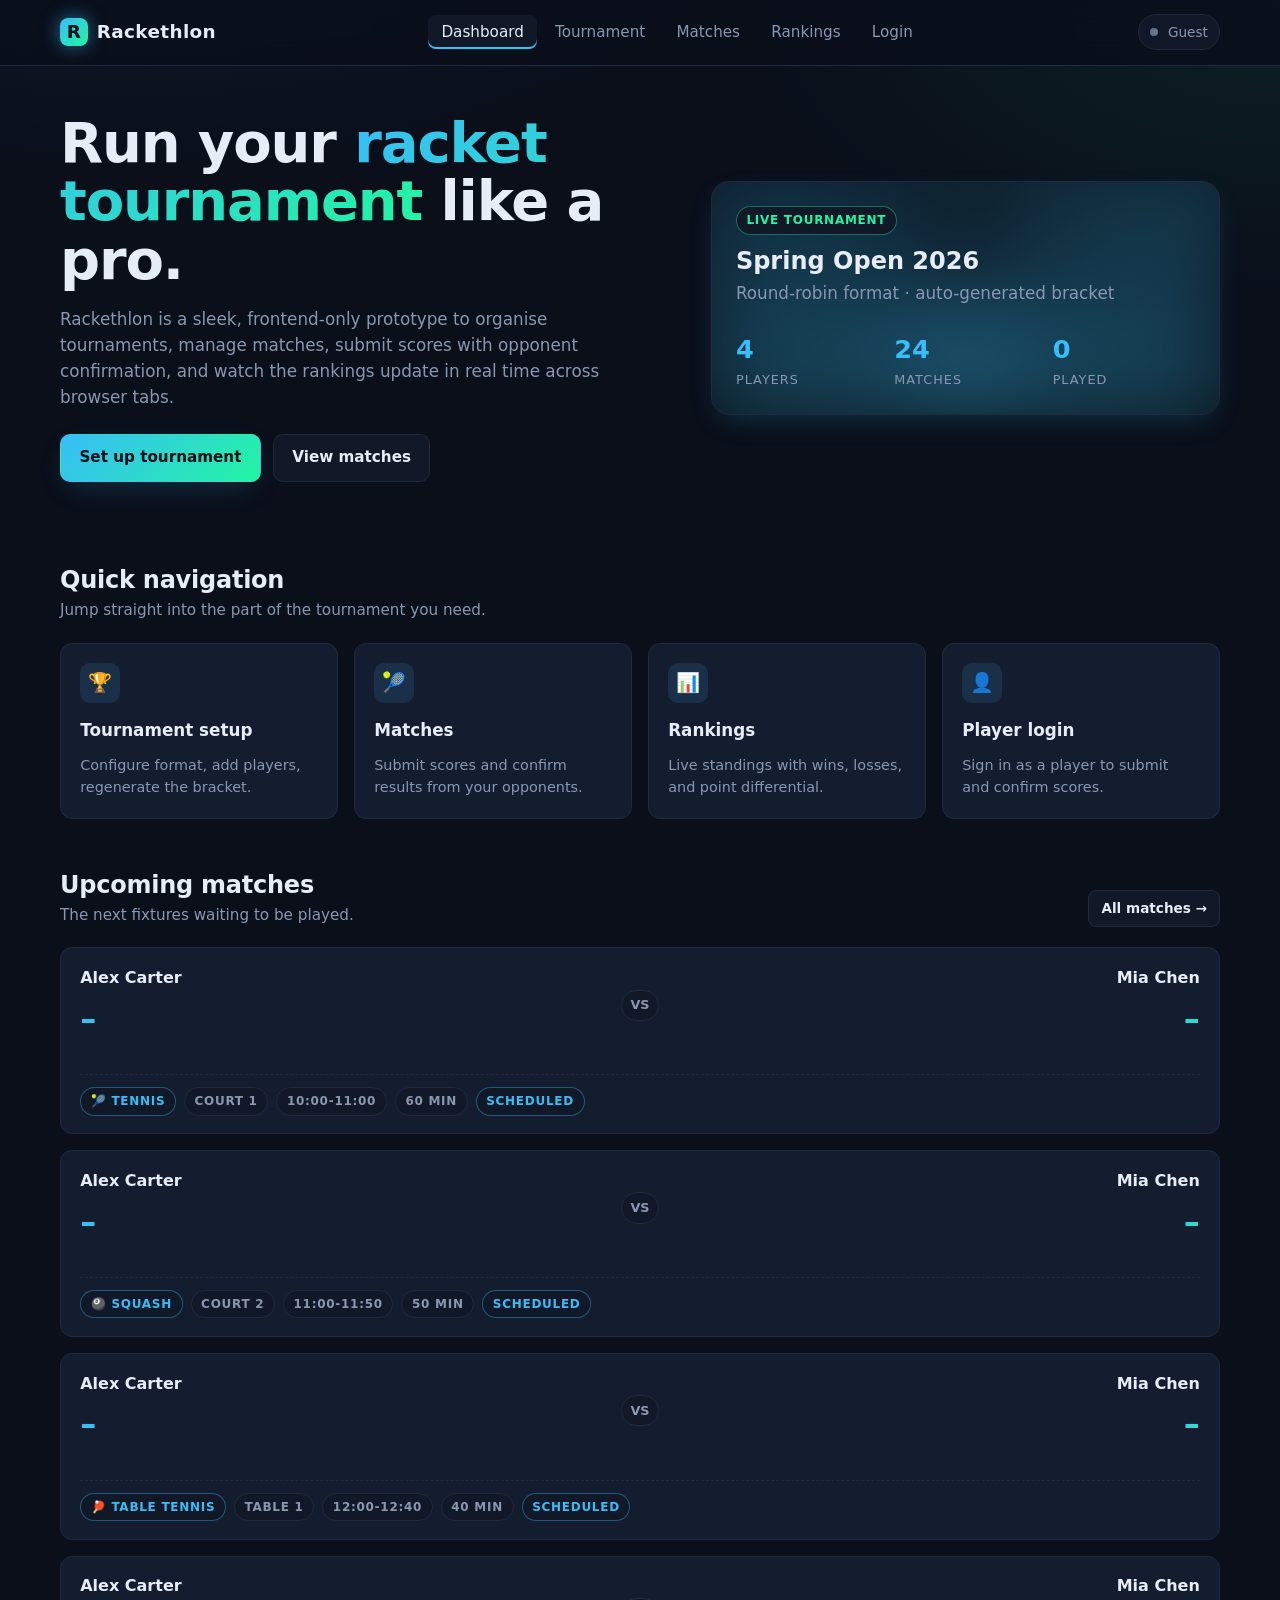
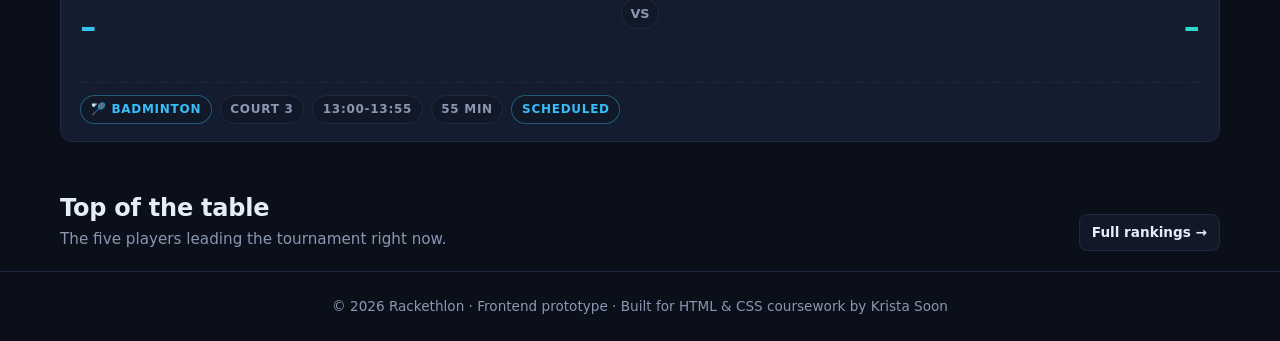
<file: index.html>
<!DOCTYPE html>
<html lang="en">
<head>
  <meta charset="UTF-8" />
  <meta name="viewport" content="width=device-width, initial-scale=1" />
  <title>Rackethlon — Tournament Manager</title>
  <meta name="description" content="Rackethlon: a modern frontend prototype for managing racket sports tournaments, matches and rankings." />
  <link rel="stylesheet" href="styles.css" />
</head>
<body data-page="index">
  <header class="navbar">
    <div class="nav-inner">
      <a class="brand" href="index.html">
        <span class="brand-mark">R</span> Rackethlon
      </a>
      <nav>
        <ul class="nav-links">
          <li><a href="index.html">Dashboard</a></li>
          <li><a href="tournament.html">Tournament</a></li>
          <li><a href="matches.html">Matches</a></li>
          <li><a href="rankings.html">Rankings</a></li>
          <li><a href="login.html">Login</a></li>
        </ul>
      </nav>
      <div class="nav-end">
        <span class="nav-user"></span>
        <button class="nav-toggle" aria-label="Toggle navigation">☰</button>
      </div>
    </div>
  </header>

  <main class="container">
    <section class="hero">
      <div>
        <h1>Run your <span class="accent">racket tournament</span> like a pro.</h1>
        <p>Rackethlon is a sleek, frontend-only prototype to organise tournaments, manage matches, submit scores with opponent confirmation, and watch the rankings update in real time across browser tabs.</p>
        <div class="hero-actions">
          <a class="btn btn-primary" href="tournament.html">Set up tournament</a>
          <a class="btn" href="matches.html">View matches</a>
        </div>
      </div>
      <aside class="hero-card">
        <div class="badge confirmed">Live tournament</div>
        <h2 id="tournament-name" class="hero-title">Spring Open 2026</h2>
        <p class="hero-desc">Round-robin format · auto-generated bracket</p>
        <div class="hero-stats" id="stats"></div>
      </aside>
    </section>

    <section class="section">
      <div class="section-head">
        <div>
          <h2>Quick navigation</h2>
          <p>Jump straight into the part of the tournament you need.</p>
        </div>
      </div>
      <div class="card-grid">
        <a class="card nav-card" href="tournament.html">
          <div class="icon">🏆</div>
          <h3>Tournament setup</h3>
          <p>Configure format, add players, regenerate the bracket.</p>
        </a>
        <a class="card nav-card" href="matches.html">
          <div class="icon">🎾</div>
          <h3>Matches</h3>
          <p>Submit scores and confirm results from your opponents.</p>
        </a>
        <a class="card nav-card" href="rankings.html">
          <div class="icon">📊</div>
          <h3>Rankings</h3>
          <p>Live standings with wins, losses, and point differential.</p>
        </a>
        <a class="card nav-card" href="login.html">
          <div class="icon">👤</div>
          <h3>Player login</h3>
          <p>Sign in as a player to submit and confirm scores.</p>
        </a>
      </div>
    </section>

    <section class="section">
      <div class="section-head">
        <div>
          <h2>Upcoming matches</h2>
          <p>The next fixtures waiting to be played.</p>
        </div>
        <a class="btn btn-sm" href="matches.html">All matches →</a>
      </div>
      <div class="match-list" id="upcoming"></div>
    </section>

    <section class="section">
      <div class="section-head">
        <div>
          <h2>Top of the table</h2>
          <p>The five players leading the tournament right now.</p>
        </div>
        <a class="btn btn-sm" href="rankings.html">Full rankings →</a>
      </div>
      <div id="mini-ranking"></div>
    </section>
  </main>

  <footer class="footer">
    <div class="container">© 2026 Rackethlon · Frontend prototype · Built for HTML &amp; CSS coursework by Krista Soon</div>
  </footer>

  <script src="app.js"></script>
</body>
</html>
</file>
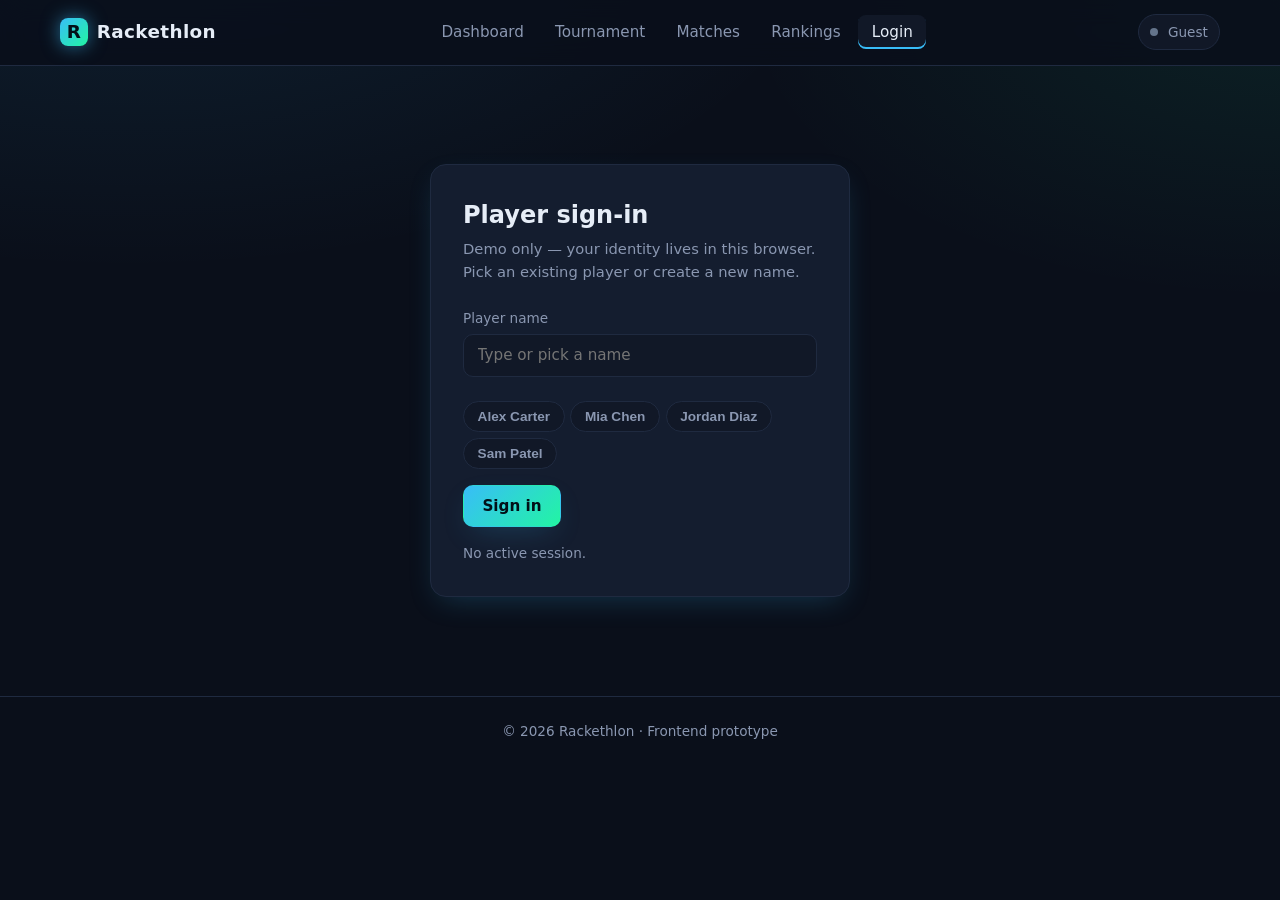
<file: login.html>
<!DOCTYPE html>
<html lang="en">
<head>
  <meta charset="UTF-8" />
  <meta name="viewport" content="width=device-width, initial-scale=1" />
  <title>Player login — Rackethlon</title>
  <meta name="description" content="Sign in as a player to submit match scores and confirm opponent results." />
  <link rel="stylesheet" href="styles.css" />
</head>
<body data-page="login">
  <header class="navbar">
    <div class="nav-inner">
      <a class="brand" href="index.html"><span class="brand-mark">R</span> Rackethlon</a>
      <nav>
        <ul class="nav-links">
          <li><a href="index.html">Dashboard</a></li>
          <li><a href="tournament.html">Tournament</a></li>
          <li><a href="matches.html">Matches</a></li>
          <li><a href="rankings.html">Rankings</a></li>
          <li><a href="login.html">Login</a></li>
        </ul>
      </nav>
      <div class="nav-end">
        <span class="nav-user"></span>
        <button class="nav-toggle" aria-label="Toggle navigation">☰</button>
      </div>
    </div>
  </header>

  <main class="container auth-wrap">
    <section class="auth-card">
      <h1>Player sign-in</h1>
      <p class="sub">Demo only — your identity lives in this browser. Pick an existing player or create a new name.</p>

      <form class="form" id="login-form" autocomplete="off">
        <div class="form-row">
          <label for="l-name">Player name</label>
          <input id="l-name" name="l-name" type="text" placeholder="Type or pick a name" required />
        </div>
        <div class="suggestions" id="suggestions"></div>
        <div class="form-actions">
          <button class="btn btn-primary" type="submit">Sign in</button>
          <button class="btn btn-danger" type="button" id="logout-btn">Sign out</button>
        </div>
        <p class="helper" id="current-player">No active session.</p>
      </form>
    </section>
  </main>

  <footer class="footer">
    <div class="container">© 2026 Rackethlon · Frontend prototype</div>
  </footer>

  <script src="app.js"></script>
</body>
</html>
</file>
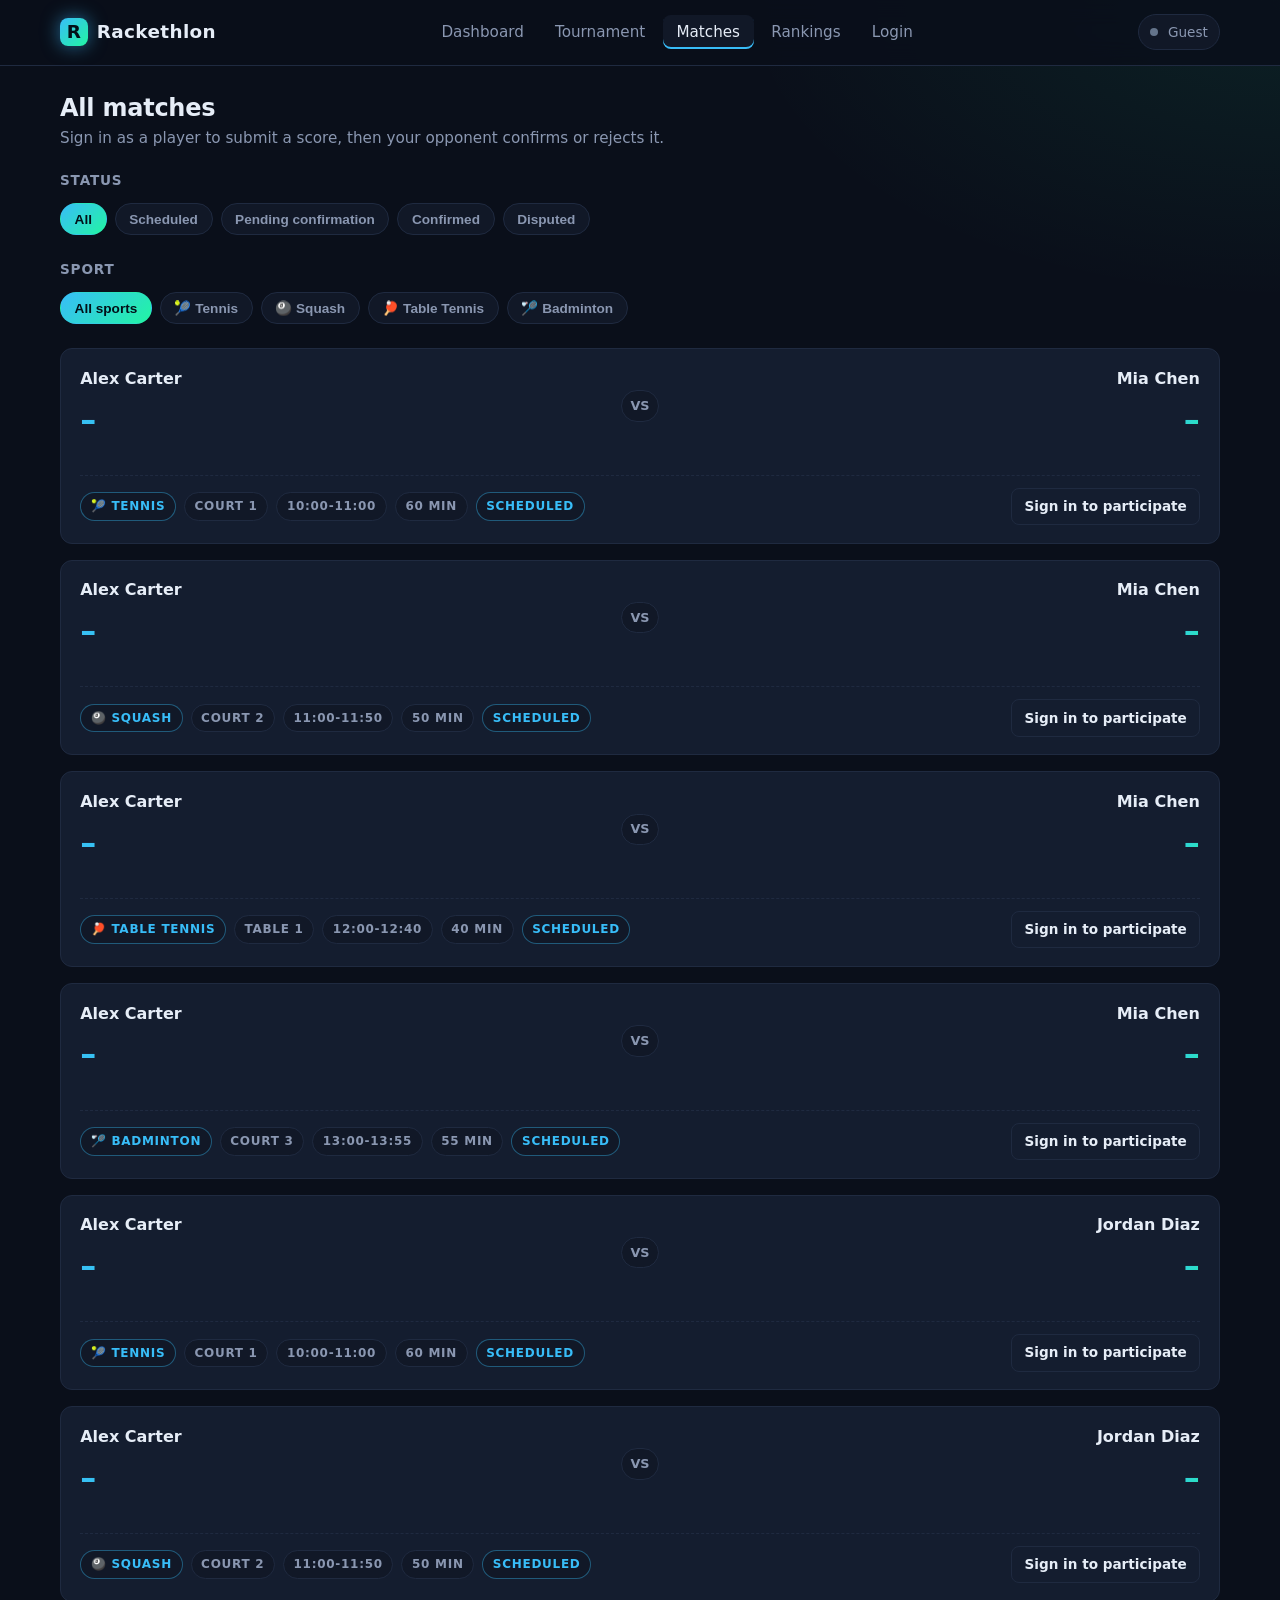
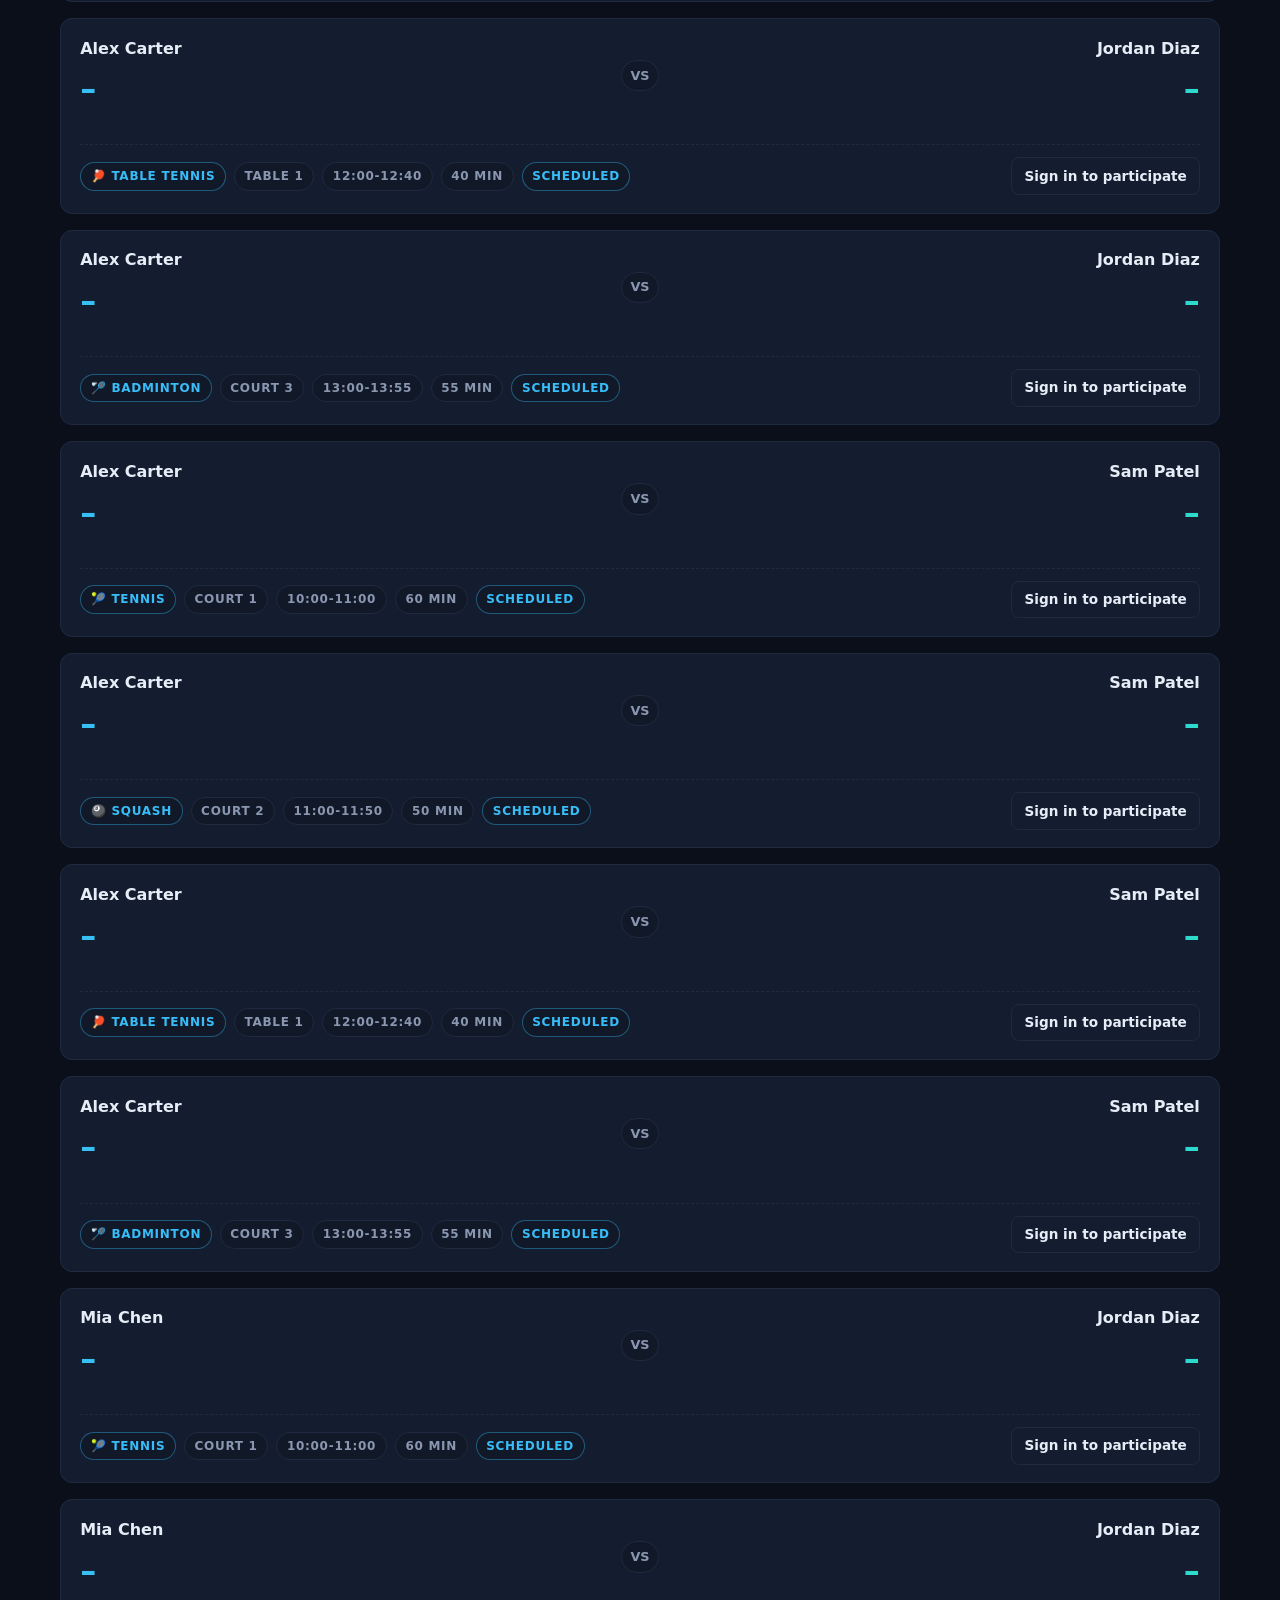
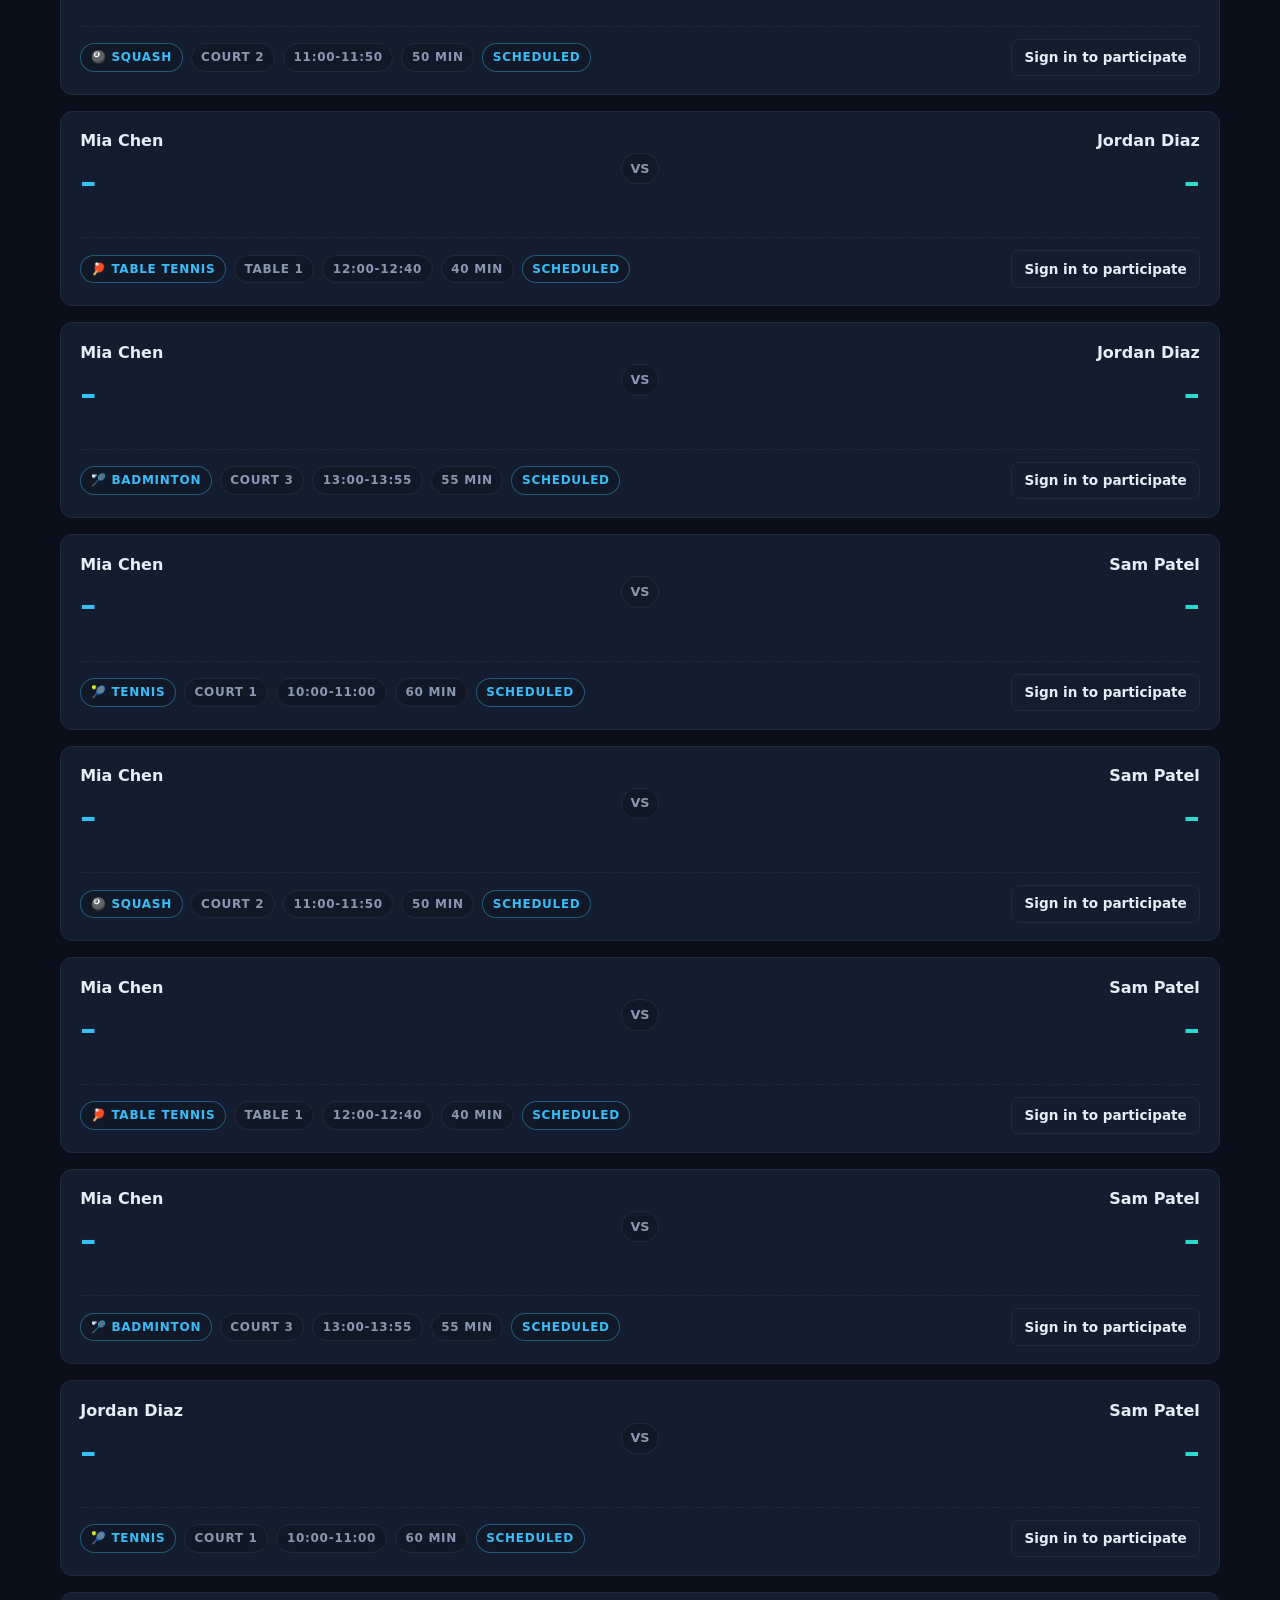
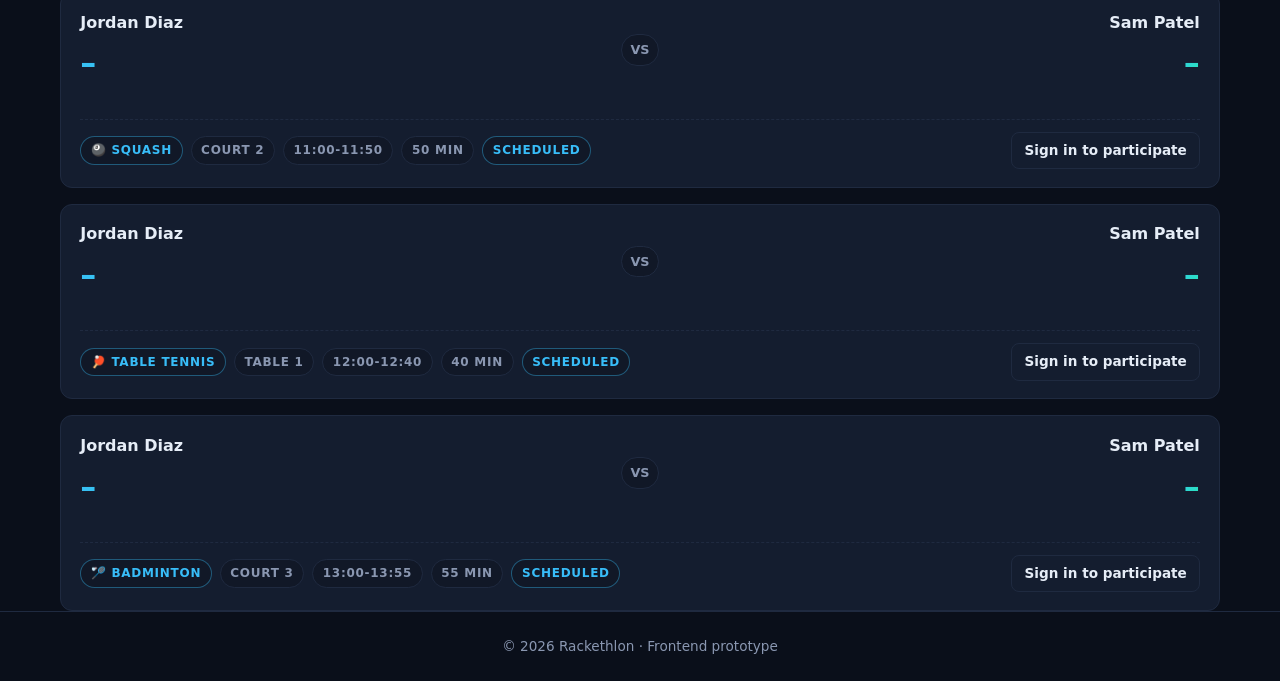
<file: matches.html>
<!DOCTYPE html>
<html lang="en">
<head>
  <meta charset="UTF-8" />
  <meta name="viewport" content="width=device-width, initial-scale=1" />
  <title>Matches — Rackethlon</title>
  <meta name="description" content="View, filter, and submit scores for every match in the tournament." />
  <link rel="stylesheet" href="styles.css" />
</head>
<body data-page="matches">
  <header class="navbar">
    <div class="nav-inner">
      <a class="brand" href="index.html"><span class="brand-mark">R</span> Rackethlon</a>
      <nav>
        <ul class="nav-links">
          <li><a href="index.html">Dashboard</a></li>
          <li><a href="tournament.html">Tournament</a></li>
          <li><a href="matches.html">Matches</a></li>
          <li><a href="rankings.html">Rankings</a></li>
          <li><a href="login.html">Login</a></li>
        </ul>
      </nav>
      <div class="nav-end">
        <span class="nav-user"></span>
        <button class="nav-toggle" aria-label="Toggle navigation">☰</button>
      </div>
    </div>
  </header>

  <main class="container">
    <section class="section first-section">
      <div class="section-head">
        <div>
          <h2>All matches</h2>
          <p>Sign in as a player to submit a score, then your opponent confirms or rejects it.</p>
        </div>
      </div>

      <div class="filter-group">
        <p class="filter-label">Status</p>
        <div class="filters" role="tablist">
          <button class="chip active" data-filter="all">All</button>
          <button class="chip" data-filter="scheduled">Scheduled</button>
          <button class="chip" data-filter="pending">Pending confirmation</button>
          <button class="chip" data-filter="confirmed">Confirmed</button>
          <button class="chip" data-filter="disputed">Disputed</button>
        </div>
      </div>

      <div class="filter-group">
        <p class="filter-label">Sport</p>
        <div class="filters" role="tablist" id="sport-filters">
          <button class="chip sport-filter active" data-sport="all">All sports</button>
          <button class="chip sport-filter" data-sport="Tennis">🎾 Tennis</button>
          <button class="chip sport-filter" data-sport="Squash">🎱 Squash</button>
          <button class="chip sport-filter" data-sport="Table Tennis">🏓 Table Tennis</button>
          <button class="chip sport-filter" data-sport="Badminton">🏸 Badminton</button>
        </div>
      </div>

      <div class="match-list" id="matches"></div>
    </section>
  </main>

  <footer class="footer">
    <div class="container">© 2026 Rackethlon · Frontend prototype</div>
  </footer>

  <script src="app.js"></script>
</body>
</html>
</file>
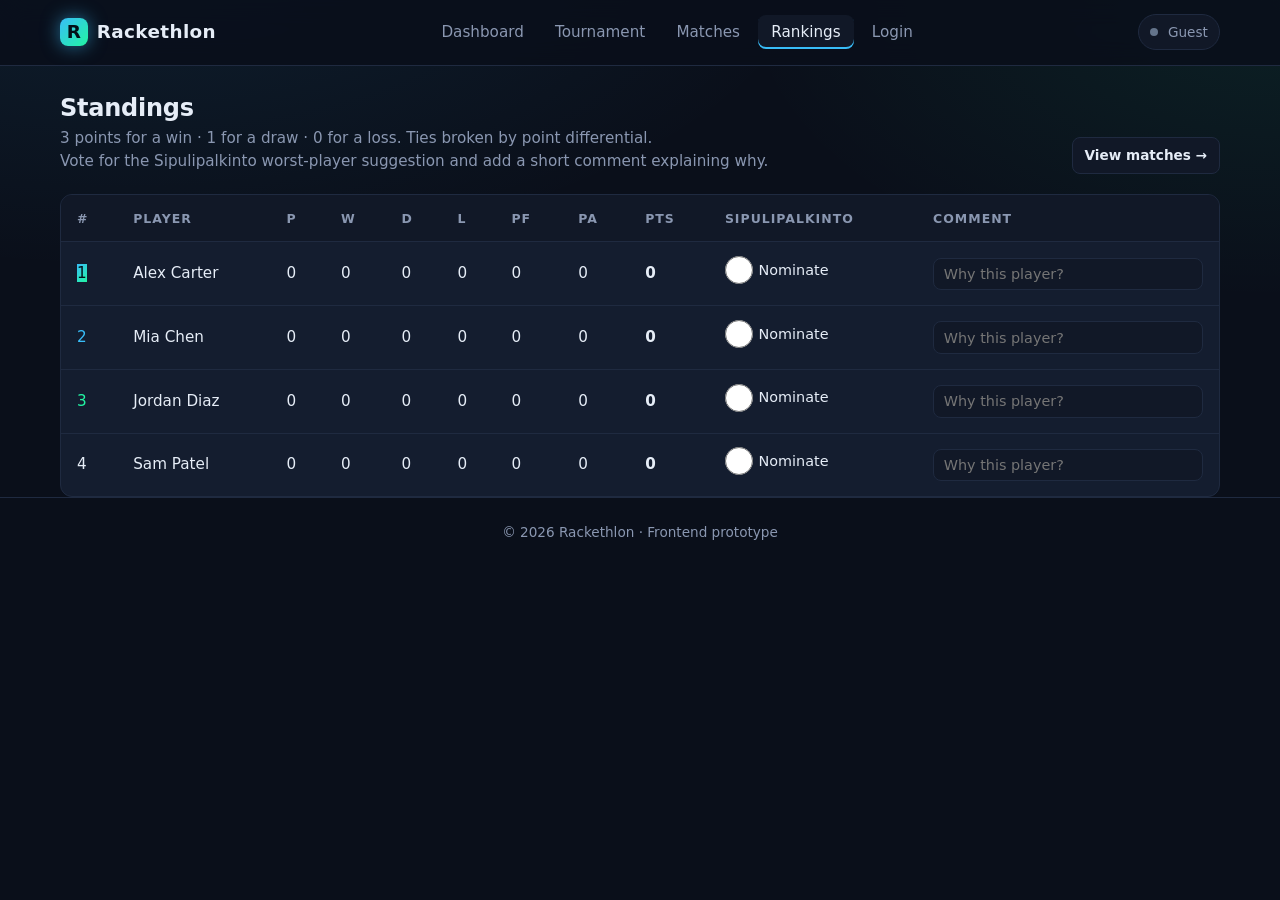
<file: rankings.html>
<!DOCTYPE html>
<html lang="en">
<head>
  <meta charset="UTF-8" />
  <meta name="viewport" content="width=device-width, initial-scale=1" />
  <title>Rankings — Rackethlon</title>
  <meta name="description" content="Live tournament rankings with wins, losses, and point differential." />
  <link rel="stylesheet" href="styles.css" />
</head>
<body data-page="rankings">
  <header class="navbar">
    <div class="nav-inner">
      <a class="brand" href="index.html"><span class="brand-mark">R</span> Rackethlon</a>
      <nav>
        <ul class="nav-links">
          <li><a href="index.html">Dashboard</a></li>
          <li><a href="tournament.html">Tournament</a></li>
          <li><a href="matches.html">Matches</a></li>
          <li><a href="rankings.html">Rankings</a></li>
          <li><a href="login.html">Login</a></li>
        </ul>
      </nav>
      <div class="nav-end">
        <span class="nav-user"></span>
        <button class="nav-toggle" aria-label="Toggle navigation">☰</button>
      </div>
    </div>
  </header>

  <main class="container">
    <section class="section first-section">
      <div class="section-head">
        <div>
          <h2>Standings</h2>
          <p>3 points for a win · 1 for a draw · 0 for a loss. Ties broken by point differential.</p>
          <p class="hero-desc">Vote for the Sipulipalkinto worst-player suggestion and add a short comment explaining why.</p>
        </div>
        <a class="btn btn-sm" href="matches.html">View matches →</a>
      </div>
      <div id="rankings-table"></div>
    </section>
  </main>

  <footer class="footer">
    <div class="container">© 2026 Rackethlon · Frontend prototype</div>
  </footer>

  <script src="app.js"></script>
</body>
</html>
</file>
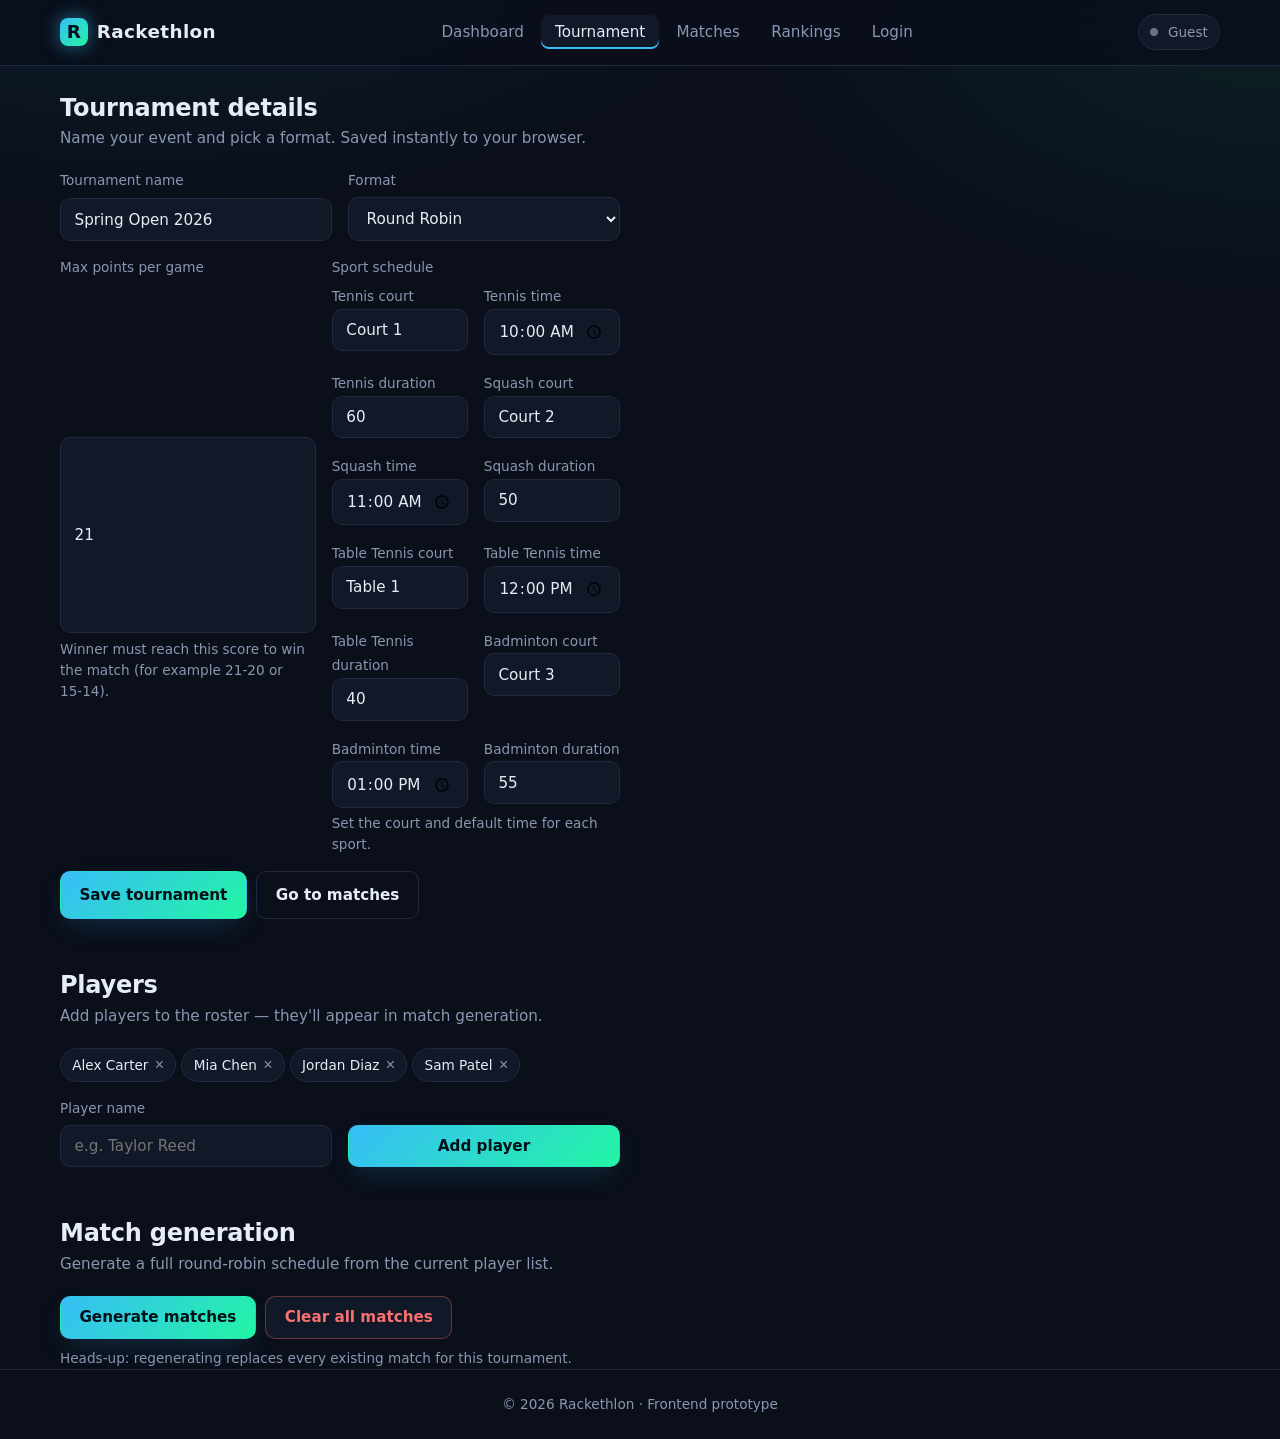
<file: tournament.html>
<!DOCTYPE html>
<html lang="en">
<head>
  <meta charset="UTF-8" />
  <meta name="viewport" content="width=device-width, initial-scale=1" />
  <title>Tournament setup — Rackethlon</title>
  <meta name="description" content="Configure tournament details, manage players, and generate the round-robin bracket." />
  <link rel="stylesheet" href="styles.css" />
</head>
<body data-page="tournament">
  <header class="navbar">
    <div class="nav-inner">
      <a class="brand" href="index.html"><span class="brand-mark">R</span> Rackethlon</a>
      <nav>
        <ul class="nav-links">
          <li><a href="index.html">Dashboard</a></li>
          <li><a href="tournament.html">Tournament</a></li>
          <li><a href="matches.html">Matches</a></li>
          <li><a href="rankings.html">Rankings</a></li>
          <li><a href="login.html">Login</a></li>
        </ul>
      </nav>
      <div class="nav-end">
        <span class="nav-user"></span>
        <button class="nav-toggle" aria-label="Toggle navigation">☰</button>
      </div>
    </div>
  </header>

  <main class="container">
    <section class="section first-section">
      <div class="section-head">
        <div>
          <h2>Tournament details</h2>
          <p>Name your event and pick a format. Saved instantly to your browser.</p>
        </div>
      </div>

      <form class="form" id="tournament-form" autocomplete="off">
        <div class="row-2">
          <div class="form-row">
            <label for="t-name">Tournament name</label>
            <input id="t-name" name="t-name" type="text" placeholder="e.g. Spring Open 2026" required />
          </div>
          <div class="form-row">
            <label for="t-format">Format</label>
            <select id="t-format" name="t-format">
              <option>Round Robin</option>
              <option>Single Elimination</option>
              <option>Double Elimination</option>
              <option>Swiss</option>
            </select>
          </div>
        </div>
        <div class="row-2">
          <div class="form-row">
            <label for="t-max-points">Max points per game</label>
            <input id="t-max-points" name="t-max-points" type="number" min="1" max="999" value="21" required />
            <p class="helper">Winner must reach this score to win the match (for example 21‑20 or 15‑14).</p>
          </div>
          <div class="form-row">
            <label>Sport schedule</label>
            <div class="mini-grid">
              <div>
                <label for="t-tennis-course">Tennis court</label>
                <input id="t-tennis-course" name="t-tennis-course" type="text" placeholder="Court 1" value="Court 1" required />
              </div>
              <div>
                <label for="t-tennis-time">Tennis time</label>
                <input id="t-tennis-time" name="t-tennis-time" type="time" value="10:00" required />
              </div>
              <div>
                <label for="t-tennis-duration">Tennis duration</label>
                <input id="t-tennis-duration" name="t-tennis-duration" type="number" min="1" max="240" value="60" required />
              </div>
              <div>
                <label for="t-squash-course">Squash court</label>
                <input id="t-squash-course" name="t-squash-course" type="text" placeholder="Court 2" value="Court 2" required />
              </div>
              <div>
                <label for="t-squash-time">Squash time</label>
                <input id="t-squash-time" name="t-squash-time" type="time" value="11:00" required />
              </div>
              <div>
                <label for="t-squash-duration">Squash duration</label>
                <input id="t-squash-duration" name="t-squash-duration" type="number" min="1" max="240" value="50" required />
              </div>
              <div>
                <label for="t-table-tennis-course">Table Tennis court</label>
                <input id="t-table-tennis-course" name="t-table-tennis-course" type="text" placeholder="Table 1" value="Table 1" required />
              </div>
              <div>
                <label for="t-table-tennis-time">Table Tennis time</label>
                <input id="t-table-tennis-time" name="t-table-tennis-time" type="time" value="12:00" required />
              </div>
              <div>
                <label for="t-table-tennis-duration">Table Tennis duration</label>
                <input id="t-table-tennis-duration" name="t-table-tennis-duration" type="number" min="1" max="240" value="40" required />
              </div>
              <div>
                <label for="t-badminton-course">Badminton court</label>
                <input id="t-badminton-course" name="t-badminton-course" type="text" placeholder="Court 3" value="Court 3" required />
              </div>
              <div>
                <label for="t-badminton-time">Badminton time</label>
                <input id="t-badminton-time" name="t-badminton-time" type="time" value="13:00" required />
              </div>
              <div>
                <label for="t-badminton-duration">Badminton duration</label>
                <input id="t-badminton-duration" name="t-badminton-duration" type="number" min="1" max="240" value="55" required />
              </div>
            </div>
            <p class="helper">Set the court and default time for each sport.</p>
          </div>
        </div>
        <div class="form-actions">
          <button class="btn btn-primary" type="submit">Save tournament</button>
          <a class="btn btn-ghost" href="matches.html">Go to matches</a>
        </div>
      </form>
    </section>

    <section class="section">
      <div class="section-head">
        <div>
          <h2>Players</h2>
          <p>Add players to the roster — they'll appear in match generation.</p>
        </div>
      </div>

      <div id="players-list" class="player-chips-wrap"></div>

      <form class="form" id="add-player-form" autocomplete="off">
        <div class="row-2">
          <div class="form-row">
            <label for="p-name">Player name</label>
            <input id="p-name" name="p-name" type="text" placeholder="e.g. Taylor Reed" required />
          </div>
          <div class="form-row form-row-end">
            <button class="btn btn-primary" type="submit">Add player</button>
          </div>
        </div>
      </form>
    </section>

    <section class="section">
      <div class="section-head">
        <div>
          <h2>Match generation</h2>
          <p>Generate a full round-robin schedule from the current player list.</p>
        </div>
      </div>
      <div class="form-actions">
        <button class="btn btn-primary" id="generate-matches" type="button">Generate matches</button>
        <button class="btn btn-danger" id="clear-matches" type="button">Clear all matches</button>
      </div>
      <p class="helper helper-space">Heads-up: regenerating replaces every existing match for this tournament.</p>
    </section>
  </main>

  <footer class="footer">
    <div class="container">© 2026 Rackethlon · Frontend prototype</div>
  </footer>

  <script src="app.js"></script>
</body>
</html>
</file>
<file: styles.css>
/* ============================================================
   Rackethlon Tournament Manager — Stylesheet
   Modern dark sporty SaaS UI with neon accents.
   ============================================================ */

:root {
  --bg: #0a0f1a;
  --bg-elev: #111827;
  --bg-card: #141d2f;
  --border: #1f2a40;
  --text: #e6edf7;
  --text-muted: #8a97b1;
  --neon-blue: #38bdf8;
  --neon-green: #22f5a3;
  --neon-pink: #f472b6;
  --warning: #facc15;
  --danger: #f87171;
  --radius: 12px;
  --shadow: 0 10px 30px -10px rgba(56, 189, 248, 0.25);
  --gradient: linear-gradient(135deg, var(--neon-blue), var(--neon-green));
  --font-sans: "Inter", "Segoe UI", system-ui, -apple-system, sans-serif;
}

* { box-sizing: border-box; margin: 0; padding: 0; }

html { scroll-behavior: smooth; }

body {
  font-family: var(--font-sans);
  background:
    radial-gradient(1200px 600px at 10% -10%, rgba(56,189,248,0.10), transparent 60%),
    radial-gradient(900px 500px at 100% 0%, rgba(34,245,163,0.08), transparent 60%),
    var(--bg);
  color: var(--text);
  min-height: 100vh;
  line-height: 1.55;
  -webkit-font-smoothing: antialiased;
}

a { color: var(--neon-blue); text-decoration: none; transition: color .2s ease; }
a:hover { color: var(--neon-green); }

img { max-width: 100%; display: block; }

/* ---------- Layout ---------- */
.container {
  width: 100%;
  max-width: 1200px;
  margin: 0 auto;
  padding: 0 1.25rem;
}

main { padding: 2rem 0 4rem; }

/* ---------- Navbar ---------- */
.navbar {
  position: sticky;
  top: 0;
  z-index: 50;
  background: rgba(10, 15, 26, 0.85);
  backdrop-filter: blur(12px);
  -webkit-backdrop-filter: blur(12px);
  border-bottom: 1px solid var(--border);
}

.nav-inner {
  display: flex;
  align-items: center;
  justify-content: space-between;
  padding: .9rem 1.25rem;
  max-width: 1200px;
  margin: 0 auto;
}

.brand {
  display: flex; align-items: center; gap: .55rem;
  font-weight: 800; font-size: 1.15rem; letter-spacing: .02em;
  color: var(--text);
}

.brand-mark {
  width: 28px; height: 28px; border-radius: 8px;
  background: var(--gradient);
  box-shadow: 0 0 18px rgba(56,189,248,.55);
  display: grid; place-items: center;
  color: #021018; font-weight: 900;
}

.nav-links {
  display: flex; align-items: center; gap: .25rem;
  list-style: none;
}

.nav-links a {
  color: var(--text-muted);
  font-weight: 500; font-size: .95rem;
  padding: .5rem .85rem; border-radius: 8px;
  transition: all .2s ease;
}

.nav-links a:hover { color: var(--text); background: var(--bg-elev); }
.nav-links a.active {
  color: var(--text);
  background: var(--bg-elev);
  box-shadow: inset 0 -2px 0 0 var(--neon-blue);
}

.nav-end {
  display: flex; gap: .5rem; align-items: center;
}

.nav-user {
  display: flex; align-items: center; gap: .6rem;
  font-size: .85rem; color: var(--text-muted);
  padding: .4rem .7rem; border: 1px solid var(--border);
  border-radius: 999px; background: var(--bg-elev);
}

.nav-user .dot {
  width: 8px; height: 8px; border-radius: 50%;
  background: var(--neon-green);
  box-shadow: 0 0 8px var(--neon-green);
}

.nav-user .dot-guest {
  background: #64748b;
  box-shadow: none;
}

.nav-toggle {
  display: none;
  background: transparent; border: 1px solid var(--border);
  color: var(--text);
  width: 38px; height: 38px; border-radius: 8px;
  cursor: pointer; font-size: 1.1rem;
}

/* ---------- Buttons ---------- */
.btn {
  display: inline-flex; align-items: center; justify-content: center; gap: .5rem;
  padding: .7rem 1.15rem;
  font-family: inherit; font-size: .95rem; font-weight: 600;
  border: 1px solid var(--border);
  border-radius: 10px;
  background: var(--bg-elev);
  color: var(--text);
  cursor: pointer;
  transition: transform .15s ease, box-shadow .2s ease, background .2s ease, color .2s ease;
}
.btn:hover { transform: translateY(-1px); }
.btn:active { transform: translateY(0); }

.btn-primary {
  background: var(--gradient);
  border-color: transparent;
  color: #021018;
  box-shadow: var(--shadow);
}
.btn-primary:hover { box-shadow: 0 14px 40px -10px rgba(34,245,163,.45); color: #021018; }

.btn-ghost { background: transparent; }
.btn-danger { color: var(--danger); border-color: rgba(248,113,113,.35); }
.btn-success { color: var(--neon-green); border-color: rgba(34,245,163,.35); }
.btn-sm { padding: .45rem .75rem; font-size: .85rem; border-radius: 8px; }

/* ---------- Hero (landing) ---------- */
.hero {
  display: grid;
  grid-template-columns: 1.2fr 1fr;
  gap: 2.5rem;
  align-items: center;
  padding: 3rem 0 2rem;
}

.hero h1 {
  font-size: clamp(2rem, 4.5vw, 3.5rem);
  line-height: 1.05;
  letter-spacing: -0.02em;
  font-weight: 800;
  margin-bottom: 1rem;
}

.hero h1 .accent {
  background: var(--gradient);
  -webkit-background-clip: text;
  background-clip: text;
  color: transparent;
}

.hero p { color: var(--text-muted); font-size: 1.05rem; max-width: 52ch; margin-bottom: 1.5rem; }

.hero-actions { display: flex; flex-wrap: wrap; gap: .75rem; }

.hero-card {
  background: linear-gradient(180deg, rgba(56,189,248,.08), rgba(34,245,163,.04));
  border: 1px solid var(--border);
  border-radius: 18px;
  padding: 1.5rem;
  box-shadow: var(--shadow);
  position: relative;
  overflow: hidden;
}

.hero-card::before {
  content: "";
  position: absolute; inset: -2px;
  background: conic-gradient(from 0deg, rgba(56,189,248,.0), rgba(56,189,248,.4), rgba(34,245,163,.0));
  filter: blur(40px);
  z-index: 0;
  animation: spin 18s linear infinite;
}
.hero-card > * { position: relative; z-index: 1; }

@keyframes spin { to { transform: rotate(360deg); } }

.hero-stats {
  display: grid; grid-template-columns: repeat(3, 1fr); gap: 1rem; margin-top: 1rem;
}
.hero-stat .num { font-size: 1.6rem; font-weight: 800; color: var(--neon-blue); }
.hero-stat .label { font-size: .8rem; color: var(--text-muted); text-transform: uppercase; letter-spacing: .08em; }

.hero-title { margin-top: .5rem; font-size: 1.5rem; }
.hero-desc { color: var(--text-muted); font-size: .95rem; }

/* ---------- Section ---------- */
.section { margin-top: 3rem; }
.first-section { margin-top: 1.5rem; }
.section-head {
  display: flex; align-items: end; justify-content: space-between;
  gap: 1rem; margin-bottom: 1.25rem; flex-wrap: wrap;
}
.section-head h2 { font-size: 1.5rem; font-weight: 700; letter-spacing: -.01em; }
.section-head p { color: var(--text-muted); font-size: .95rem; }

/* ---------- Card grid ---------- */
.card-grid {
  display: grid;
  grid-template-columns: repeat(auto-fill, minmax(260px, 1fr));
  gap: 1rem;
}

.card {
  background: var(--bg-card);
  border: 1px solid var(--border);
  border-radius: var(--radius);
  padding: 1.2rem;
  transition: transform .2s ease, border-color .2s ease, box-shadow .2s ease;
}
.card:hover {
  transform: translateY(-3px);
  border-color: rgba(56,189,248,.5);
  box-shadow: 0 14px 40px -20px rgba(56,189,248,.5);
}

.card h3 { font-size: 1.05rem; margin-bottom: .35rem; }
.card p { color: var(--text-muted); font-size: .9rem; }

.nav-card {
  display: flex; flex-direction: column; gap: .35rem;
  color: var(--text);
}
.nav-card .icon {
  width: 40px; height: 40px; border-radius: 10px;
  background: rgba(56,189,248,.12); color: var(--neon-blue);
  display: grid; place-items: center; font-size: 1.2rem; margin-bottom: .5rem;
}

/* ---------- Forms ---------- */
.form { display: grid; gap: 1rem; max-width: 560px; }
.form-row { display: grid; gap: .35rem; }
.form-row-end { align-self: end; }
.form label { font-size: .85rem; color: var(--text-muted); font-weight: 500; }
.form input,
.form select,
.form textarea {
  width: 100%;
  padding: .7rem .85rem;
  font-family: inherit; font-size: .95rem;
  background: var(--bg-elev);
  border: 1px solid var(--border);
  color: var(--text);
  border-radius: 10px;
  transition: border-color .15s ease, box-shadow .15s ease;
}
.form input:focus,
.form select:focus,
.form textarea:focus {
  outline: none;
  border-color: var(--neon-blue);
  box-shadow: 0 0 0 3px rgba(56,189,248,.18);
}
.form .row-2 {
  display: grid; grid-template-columns: 1fr 1fr; gap: 1rem;
}
.mini-grid {
  display: grid;
  grid-template-columns: 1fr 1fr;
  gap: 1rem;
}
@media (max-width: 720px) {
  .mini-grid { grid-template-columns: 1fr; }
}
.form-actions { display: flex; gap: .6rem; flex-wrap: wrap; }

.helper { font-size: .85rem; color: var(--text-muted); }
.helper-space { margin-top: .6rem; }

.player-chips-wrap { margin-bottom: 1rem; }

/* ---------- Tags / badges ---------- */
.badge {
  display: inline-flex; align-items: center; gap: .35rem;
  padding: .25rem .6rem; border-radius: 999px;
  font-size: .75rem; font-weight: 600;
  text-transform: uppercase; letter-spacing: .06em;
  background: var(--bg-elev); color: var(--text-muted);
  border: 1px solid var(--border);
}
.badge.scheduled { color: var(--neon-blue); border-color: rgba(56,189,248,.4); }
.badge.pending { color: var(--warning); border-color: rgba(250,204,21,.4); }
.badge.confirmed { color: var(--neon-green); border-color: rgba(34,245,163,.4); }
.badge.disputed { color: var(--danger); border-color: rgba(248,113,113,.4); }

.badge.sport-badge {
  color: var(--neon-blue);
  border-color: rgba(56,189,248,.4);
  font-weight: 700;
}

.filter-group { margin-bottom: 1.5rem; }
.filter-label {
  font-size: .85rem; color: var(--text-muted); margin-bottom: .75rem;
  text-transform: uppercase; letter-spacing: .06em; font-weight: 600;
}

/* ---------- Match cards ---------- */
.match-list { display: grid; gap: 1rem; }

.match {
  background: var(--bg-card);
  border: 1px solid var(--border);
  border-radius: var(--radius);
  padding: 1.1rem 1.2rem;
  display: grid;
  grid-template-columns: 1fr auto 1fr;
  gap: 1rem; align-items: center;
  transition: border-color .2s ease, transform .2s ease;
}
.match:hover { border-color: rgba(56,189,248,.4); }

.match-side { display: flex; flex-direction: column; gap: .25rem; }
.match-side.right { text-align: right; align-items: flex-end; }
.match-side .player { font-weight: 700; font-size: 1rem; }
.match-side .score {
  font-size: 2rem; font-weight: 800;
  background: var(--gradient);
  -webkit-background-clip: text; background-clip: text; color: transparent;
}
.match-vs {
  font-size: .8rem; font-weight: 700; color: var(--text-muted);
  background: var(--bg-elev); padding: .3rem .55rem;
  border-radius: 999px; border: 1px solid var(--border);
}

.match-foot { display: grid; gap: 1rem; margin-top: 1rem; }

.match-badges {
  display: flex; gap: .5rem; align-items: center; flex-wrap: wrap;
}

.match-actions {
  display: flex; gap: .6rem; flex-wrap: wrap;
}

.match-foot {
  grid-column: 1 / -1;
  display: flex; justify-content: space-between; align-items: center;
  flex-wrap: wrap; gap: .5rem;
  border-top: 1px dashed var(--border);
  margin-top: .85rem; padding-top: .75rem;
}

.match-actions { display: flex; gap: .5rem; flex-wrap: wrap; }

/* ---------- Filters ---------- */
.filters {
  display: flex; flex-wrap: wrap; gap: .5rem; margin-bottom: 1.25rem;
}
.chip {
  padding: .45rem .85rem; border-radius: 999px;
  border: 1px solid var(--border); background: var(--bg-elev);
  color: var(--text-muted); font-size: .85rem; font-weight: 600;
  cursor: pointer; transition: all .15s ease;
}
.chip:hover { color: var(--text); }
.chip.active {
  background: var(--gradient); color: #021018; border-color: transparent;
}

/* ---------- Tables ---------- */
.table-wrap {
  background: var(--bg-card);
  border: 1px solid var(--border);
  border-radius: var(--radius);
  overflow: hidden;
}
.table { width: 100%; border-collapse: collapse; }
.table th, .table td {
  text-align: left;
  padding: .85rem 1rem;
  border-bottom: 1px solid var(--border);
  font-size: .95rem;
}
.table thead th {
  background: var(--bg-elev);
  font-size: .78rem; text-transform: uppercase; letter-spacing: .08em;
  color: var(--text-muted);
}
.table tbody tr:last-child td { border-bottom: none; }
.table tbody tr:hover { background: rgba(56,189,248,.04); }

.table input[type="text"] {
  width: 100%;
  padding: .45rem .6rem;
  border-radius: 8px;
  border: 1px solid var(--border);
  background: var(--bg-elev);
  color: var(--text);
  font-family: inherit;
  font-size: .9rem;
}

.sipuli-label {
  display: inline-flex;
  align-items: center;
  gap: .35rem;
  color: var(--text);
  font-size: .9rem;
}

.sipuli-label input {
  accent-color: var(--neon-pink);

  width: 28px; height: 28px; border-radius: 8px;
  background: var(--bg-elev); border: 1px solid var(--border);
  font-weight: 800; font-size: .85rem;
}
.rank-pos.top1 { background: var(--gradient); color: #021018; border-color: transparent; }
.rank-pos.top2 { color: var(--neon-blue); border-color: rgba(56,189,248,.45); }
.rank-pos.top3 { color: var(--neon-green); border-color: rgba(34,245,163,.45); }

/* ---------- Player chips list ---------- */
.player-chips { display: flex; flex-wrap: wrap; gap: .4rem; }
.player-chip {
  display: inline-flex; align-items: center; gap: .4rem;
  padding: .35rem .7rem; border-radius: 999px;
  background: var(--bg-elev); border: 1px solid var(--border);
  font-size: .85rem;
}
.player-chip button {
  background: transparent; border: none; color: var(--text-muted);
  cursor: pointer; font-size: 1rem; line-height: 1;
}
.player-chip button:hover { color: var(--danger); }

/* ---------- Empty state ---------- */
.empty {
  text-align: center; padding: 2.5rem 1rem;
  border: 1px dashed var(--border);
  border-radius: var(--radius);
  color: var(--text-muted);
}
.empty .em { font-size: 2rem; margin-bottom: .5rem; }

/* ---------- Login page ---------- */
.auth-wrap {
  min-height: 70vh;
  display: grid; place-items: center;
}
.auth-card {
  width: 100%; max-width: 420px;
  background: var(--bg-card);
  border: 1px solid var(--border);
  border-radius: 16px;
  padding: 2rem;
  box-shadow: var(--shadow);
}
.auth-card h1 { font-size: 1.5rem; margin-bottom: .25rem; }
.auth-card p.sub { color: var(--text-muted); margin-bottom: 1.5rem; font-size: .92rem; }

.suggestions { display: flex; flex-wrap: wrap; gap: .35rem; margin-top: .5rem; }

/* ---------- Toast ---------- */
.toast-wrap {
  position: fixed; right: 1rem; bottom: 1rem; z-index: 100;
  display: flex; flex-direction: column; gap: .5rem;
}
.toast {
  background: var(--bg-card);
  border: 1px solid var(--border);
  border-left: 3px solid var(--neon-blue);
  padding: .8rem 1rem;
  border-radius: 10px;
  box-shadow: var(--shadow);
  font-size: .9rem;
  animation: slideIn .25s ease;
  max-width: 320px;
}
.toast.success { border-left-color: var(--neon-green); }
.toast.error { border-left-color: var(--danger); }
@keyframes slideIn { from { transform: translateX(20px); opacity: 0; } to { transform: none; opacity: 1; } }

/* ---------- Footer ---------- */
.footer {
  border-top: 1px solid var(--border);
  padding: 1.5rem 0;
  color: var(--text-muted);
  font-size: .85rem;
  text-align: center;
}

/* ---------- Responsive ---------- */
@media (max-width: 860px) {
  .hero { grid-template-columns: 1fr; padding: 2rem 0 1rem; }
  .form .row-2 { grid-template-columns: 1fr; }
  .match { grid-template-columns: 1fr; text-align: left; }
  .match-side.right { text-align: left; align-items: flex-start; }
  .match-vs { justify-self: start; }
}

@media (max-width: 720px) {
  .nav-toggle { display: inline-flex; align-items: center; justify-content: center; }
  .nav-links {
    position: absolute; top: 100%; left: 0; right: 0;
    flex-direction: column; align-items: stretch;
    background: var(--bg-elev);
    border-bottom: 1px solid var(--border);
    padding: .5rem;
    gap: .25rem;
    display: none;
  }
  .nav-links.open { display: flex; }
  .nav-links a { padding: .75rem 1rem; }
  .nav-user { display: none; }
  .table th, .table td { padding: .65rem .55rem; font-size: .85rem; }
}

.facts-list {
  list-style: none;
  padding: 0;
}

.facts-list li {
  padding: .85rem 0;
  border-bottom: 1px solid var(--border);
  color: var(--text-muted);
  font-size: .95rem;
  line-height: 1.6;
}

.facts-list li:last-child {
  border-bottom: none;
}

.facts-list strong {
  color: var(--text);
  font-weight: 600;
}
</file>
